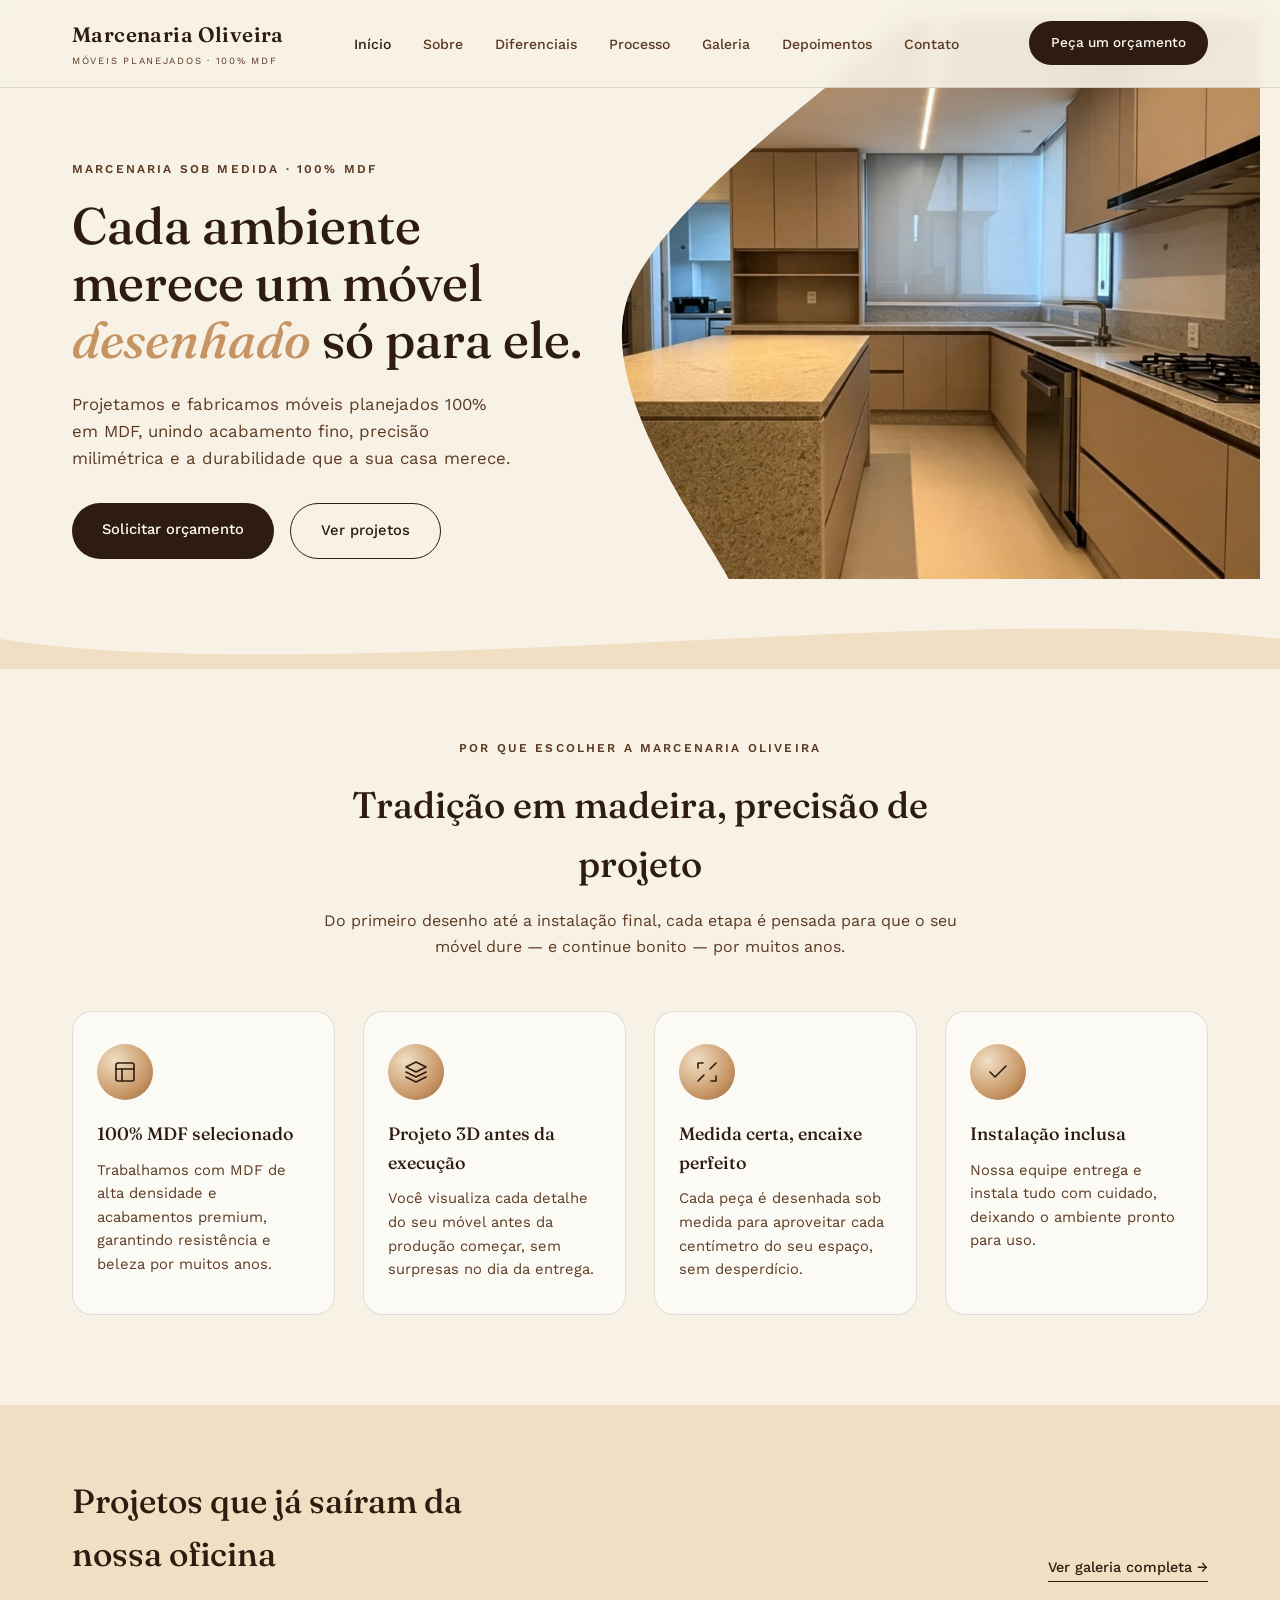
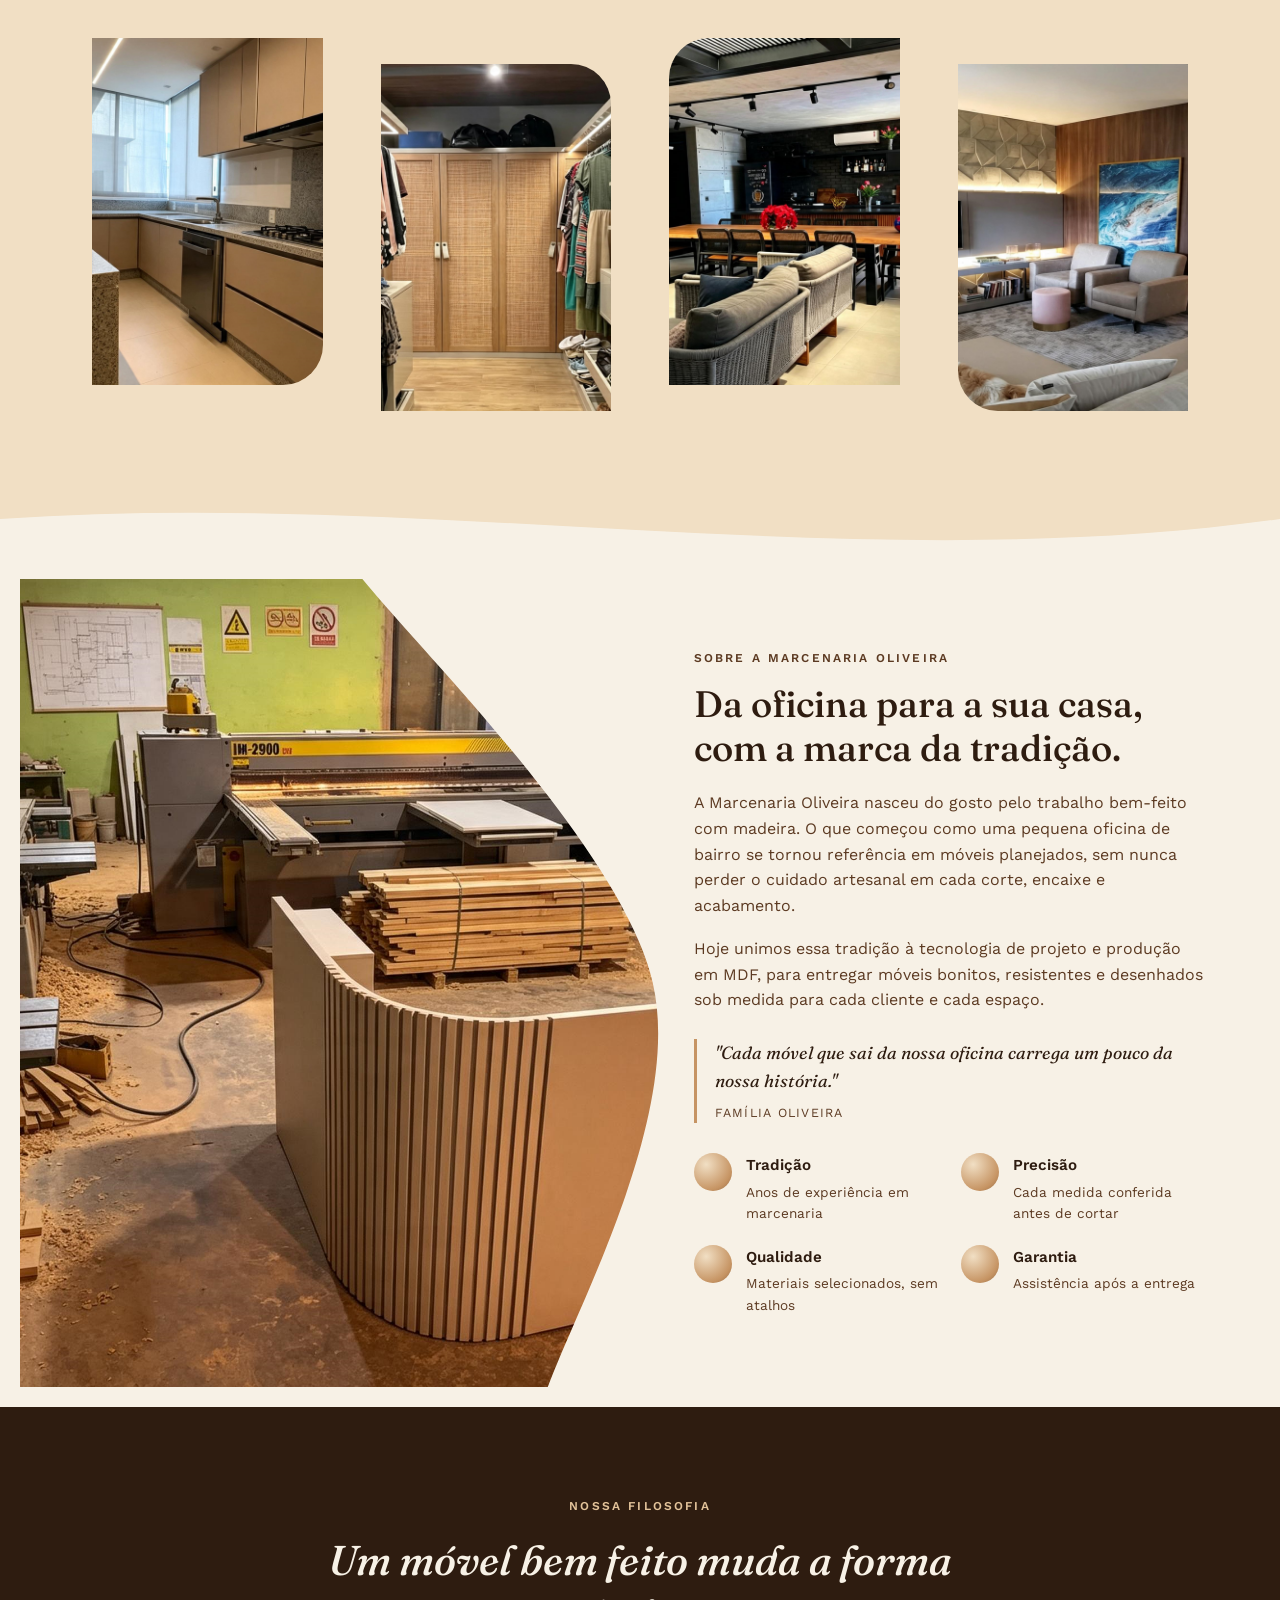
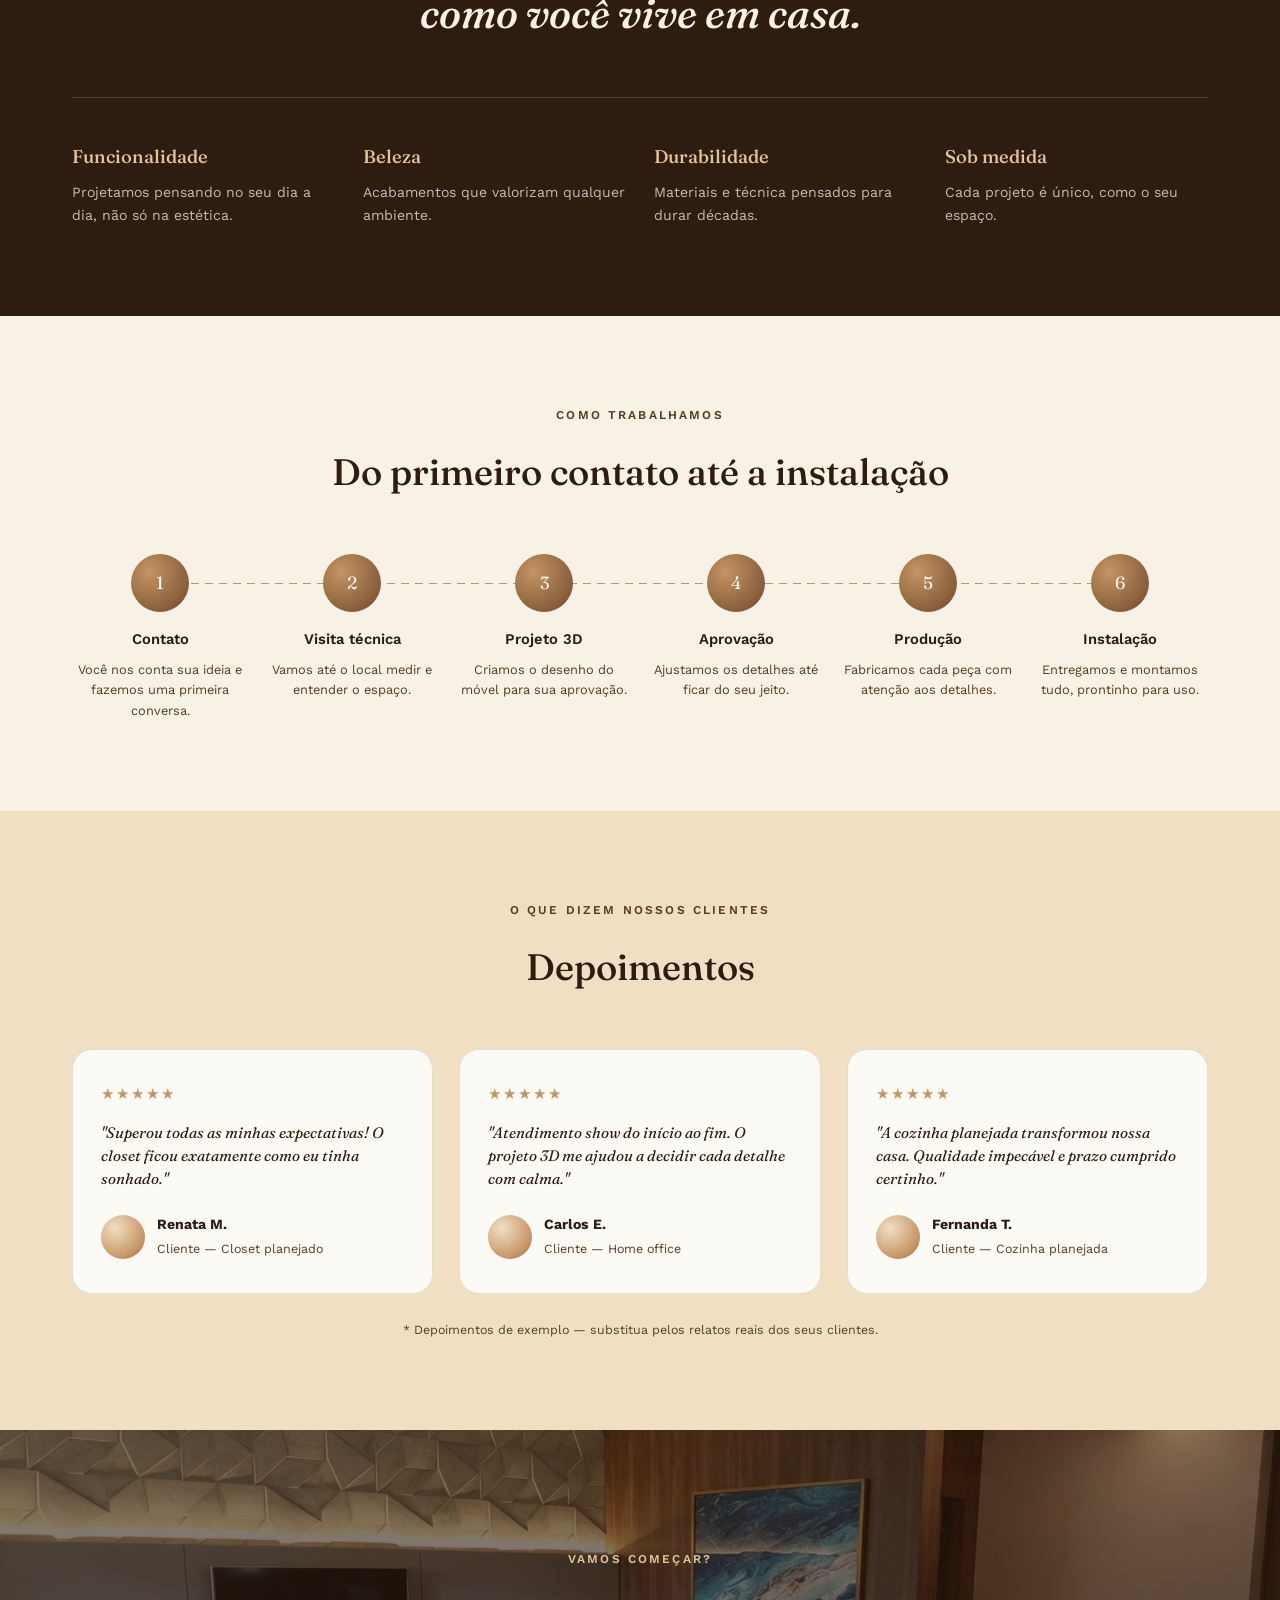
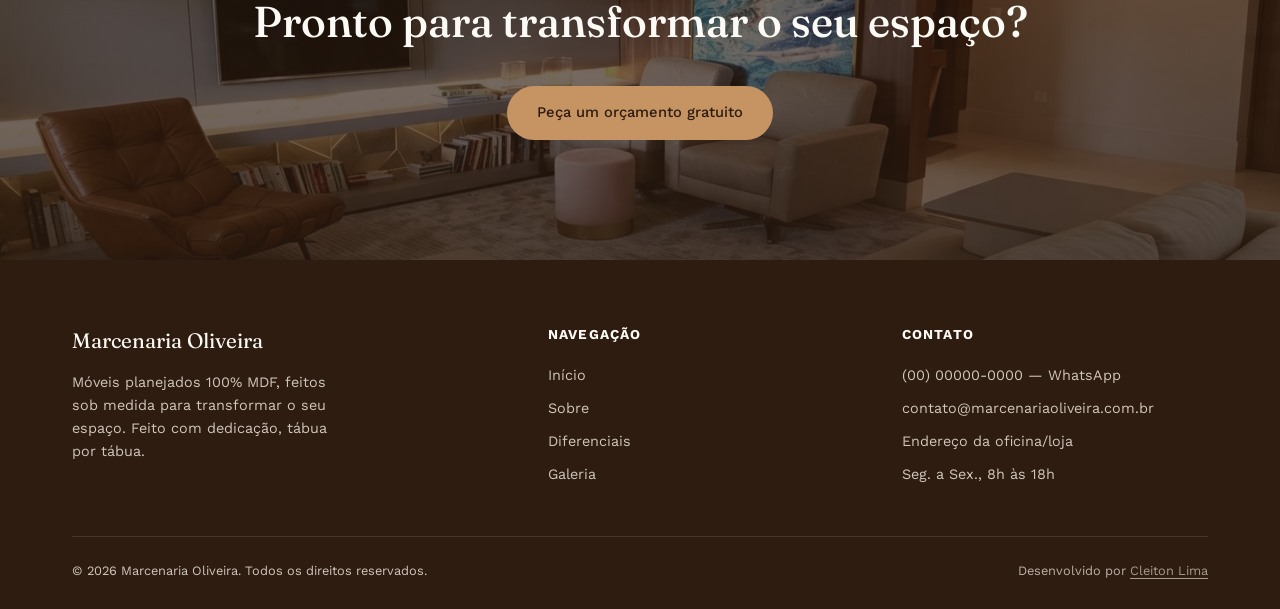
<file: index.html>
<!DOCTYPE html>
<html lang="pt-BR">
<head>
<meta charset="UTF-8">
<meta name="viewport" content="width=device-width, initial-scale=1.0">
<title>Marcenaria Oliveira — Móveis Planejados 100% MDF</title>
<link rel="preconnect" href="https://fonts.googleapis.com">
<link rel="preconnect" href="https://fonts.gstatic.com" crossorigin>
<link href="https://fonts.googleapis.com/css2?family=Fraunces:ital,opsz,wght@0,9..144,300;0,9..144,500;0,9..144,600;1,9..144,500&family=Work+Sans:wght@300;400;500;600&display=swap" rel="stylesheet">
<link rel="stylesheet" href="style.css">
</head>
<body>

<!-- Formato oculto usado para recortar a foto do hero e a foto da seção "Sobre".
     Por padrão é um RETÂNGULO normal (foto inteira aparece). O lado esquerdo
     de cada foto — o lado que fica perto do texto — pode virar uma curva
     usando os 3 números explicados no comentário logo abaixo. -->
<svg width="0" height="0" style="position:absolute;">
  <defs>
    <clipPath id="heroOrganicClip" clipPathUnits="objectBoundingBox">
      <path id="heroOrganicPath" d="M 0.0000,0.0000 L 1.0000,0.0000 L 1.0000,1.0000 L 0.0000,1.0000 Z" />
    </clipPath>
  </defs>
</svg>

<svg width="0" height="0" style="position:absolute;">
  <defs>
    <clipPath id="sobreOrganicClip" clipPathUnits="objectBoundingBox">
      <path id="sobreOrganicPath" d="M 1.0000,0.0000 L 0.0000,0.0000 L 0.0000,1.0000 L 1.0000,1.0000 Z" />
    </clipPath>
  </defs>
</svg>

<!--
  ===========================================================================
  CURVA NO LADO DA FOTO QUE FICA PERTO DO TEXTO (hero + seção Sobre juntos)
  ===========================================================================
  Por padrão as fotos ficam retangulares (os 3 números abaixo em 0.00).
  Pra criar uma curva nesse lado, é só aumentar um ou mais desses 3 números.
  Quanto maior o número, mais aquele trecho "come" da foto.

  - cimaX  -> o quanto entra no trecho de CIMA da foto
  - meioX  -> o quanto entra no trecho do MEIO da foto
  - baixoX -> o quanto entra no trecho de BAIXO da foto

  Valores costumam ficar bem entre 0.00 (reto) e 0.35 (curva bem fechada).
  Pode usar valores diferentes pra cima/meio/baixo pra desenhar qualquer
  curva (barriga, cintura, onda, etc.) — a curva sempre fica suave sozinha.

  Mude, salve e dê um refresh forçado (Ctrl+Shift+R) pra ver o efeito. Essa
  curva só aparece em telas acima de 900px de largura (abaixo disso o CSS
  troca por uma borda arredondada simples).
-->
<script>
(function () {
  // ============ AJUSTE AQUI (só estes 3 números) ============
  var cimaX  = 0.5490;
  var meioX  = 0.1500;
  var baixoX = 0.2950;
  // ============================================================

  function n(v) { return v.toFixed(4); }

  // Gera uma curva suave passando por 3 pontos (cima, meio, baixo) do lado
  // esquerdo, fechando o retângulo do lado direito (rightX).
  function edgePath(cimaX, meioX, baixoX, rightX) {
    var P0 = [cimaX, 0.0], P1 = [meioX, 0.5], P2 = [baixoX, 1.0];
    var cp1a = [P0[0] + (P1[0]-P0[0])/6, P0[1] + (P1[1]-P0[1])/6];
    var cp2a = [P1[0] - (P2[0]-P0[0])/6, P1[1] - (P2[1]-P0[1])/6];
    var cp1b = [P1[0] + (P2[0]-P0[0])/6, P1[1] + (P2[1]-P0[1])/6];
    var cp2b = [P2[0] - (P2[0]-P1[0])/6, P2[1] - (P2[1]-P1[1])/6];
    return [
      "M " + n(P0[0]) + "," + n(P0[1]),
      "C " + n(cp1a[0]) + "," + n(cp1a[1]) + " " + n(cp2a[0]) + "," + n(cp2a[1]) + " " + n(P1[0]) + "," + n(P1[1]),
      "C " + n(cp1b[0]) + "," + n(cp1b[1]) + " " + n(cp2b[0]) + "," + n(cp2b[1]) + " " + n(P2[0]) + "," + n(P2[1]),
      "L " + n(rightX) + ",1.0000",
      "L " + n(rightX) + ",0.0000",
      "Z"
    ].join(" ");
  }

  // hero: foto fica à direita, texto à esquerda -> curva "come" pelo lado x=0 (esquerda)
  var heroPath = edgePath(cimaX, meioX, baixoX, 1.0);

  // sobre: foto fica à esquerda, texto à direita -> é o espelho (1 - x), e fecha do lado x=0
  var sobrePath = edgePath(1 - cimaX, 1 - meioX, 1 - baixoX, 0.0);

  document.getElementById("heroOrganicPath").setAttribute("d", heroPath);
  document.getElementById("sobreOrganicPath").setAttribute("d", sobrePath);
})();
</script>

<!-- =========================== HEADER =========================== -->
<header>
  <div class="nav-wrap">
    <div class="logo">Marcenaria Oliveira<small>Móveis planejados · 100% MDF</small></div>
    <nav>
      <ul>
        <li><a href="#inicio" class="active">Início</a></li>
        <li><a href="#sobre">Sobre</a></li>
        <li><a href="#diferenciais">Diferenciais</a></li>
        <li><a href="#processo">Processo</a></li>
        <li><a href="galeria.html">Galeria</a></li>
        <li><a href="#depoimentos">Depoimentos</a></li>
        <li><a href="#contato">Contato</a></li>
      </ul>
    </nav>
    <a href="#contato" class="nav-cta">Peça um orçamento</a>
    <button class="burger" id="burgerBtn" aria-label="Abrir menu"><span></span><span></span><span></span></button>
  </div>
</header>

<!-- =========================== HERO =========================== -->
<section class="hero" id="inicio">
  <div class="container hero-grid">
    <div class="hero-text">
      <span class="eyebrow">Marcenaria sob medida · 100% MDF</span>
      <h1>Cada ambiente merece um móvel <em>desenhado</em> só para ele.</h1>
      <p class="lead">Projetamos e fabricamos móveis planejados 100% em MDF, unindo acabamento fino, precisão milimétrica e a durabilidade que a sua casa merece.</p>
      <div class="btn-row">
        <a href="#contato" class="btn btn-primary">Solicitar orçamento</a>
        <a href="galeria.html" class="btn btn-ghost">Ver projetos</a>
      </div>
    </div>
  </div>
  <div class="hero-photo">
    <img class="ph hero-photo-img" src="assets/cozinha1.png" alt="Ambiente planejado pela Marcenaria Oliveira">
  </div>
</section>

<div class="wave"><svg viewBox="0 0 1200 70" preserveAspectRatio="none"><path d="M0,40 C300,90 900,0 1200,40 L1200,70 L0,70 Z" fill="var(--honey-100)"/></svg></div>

<!-- =========================== DIFERENCIAIS =========================== -->
<section class="diferenciais" id="diferenciais">
  <div class="container">
    <div class="section-head">
      <span class="eyebrow">Por que escolher a Marcenaria Oliveira</span>
      <h2>Tradição em madeira, precisão de projeto</h2>
      <p>Do primeiro desenho até a instalação final, cada etapa é pensada para que o seu móvel dure — e continue bonito — por muitos anos.</p>
    </div>
    <div class="cards-grid">
      <div class="card">
        <div class="icon-circle"><svg viewBox="0 0 24 24" fill="none" stroke-width="1.6" stroke-linecap="round" stroke-linejoin="round"><rect x="3" y="3" width="18" height="18" rx="2"/><path d="M3 9h18M9 21V9"/></svg></div>
        <h3>100% MDF selecionado</h3>
        <p>Trabalhamos com MDF de alta densidade e acabamentos premium, garantindo resistência e beleza por muitos anos.</p>
      </div>
      <div class="card">
        <div class="icon-circle"><svg viewBox="0 0 24 24" fill="none" stroke-width="1.6" stroke-linecap="round" stroke-linejoin="round"><path d="M12 2L2 7l10 5 10-5-10-5z"/><path d="M2 17l10 5 10-5M2 12l10 5 10-5"/></svg></div>
        <h3>Projeto 3D antes da execução</h3>
        <p>Você visualiza cada detalhe do seu móvel antes da produção começar, sem surpresas no dia da entrega.</p>
      </div>
      <div class="card">
        <div class="icon-circle"><svg viewBox="0 0 24 24" fill="none" stroke-width="1.6" stroke-linecap="round" stroke-linejoin="round"><path d="M21 3l-6 6M3 21l6-6M8 3H3v5M21 16v5h-5"/></svg></div>
        <h3>Medida certa, encaixe perfeito</h3>
        <p>Cada peça é desenhada sob medida para aproveitar cada centímetro do seu espaço, sem desperdício.</p>
      </div>
      <div class="card">
        <div class="icon-circle"><svg viewBox="0 0 24 24" fill="none" stroke-width="1.6" stroke-linecap="round" stroke-linejoin="round"><path d="M20 6L9 17l-5-5"/></svg></div>
        <h3>Instalação inclusa</h3>
        <p>Nossa equipe entrega e instala tudo com cuidado, deixando o ambiente pronto para uso.</p>
      </div>
    </div>
  </div>
</section>

<!-- =========================== GALERIA TEASER =========================== -->
<section class="galeria-teaser">
  <div class="container">
    <div class="galeria-head">
      <h2>Projetos que já saíram da nossa oficina</h2>
      <a href="galeria.html" class="link-arrow">Ver galeria completa →</a>
    </div>
    <div class="galeria-row">
      <img class="ph" src="assets/cozinha2.png" alt="Cozinha planejada">
      <img class="ph" src="assets/closet1.png" alt="Closet planejado">
      <img class="ph" src="assets/sala2.png" alt="Home office planejado">
      <img class="ph" src="assets/sala1.png" alt="Sala de estar planejada">
    </div>
  </div>
</section>

<div class="wave"><svg viewBox="0 0 1200 70" preserveAspectRatio="none"><path d="M0,30 C400,0 800,90 1200,30 L1200,0 L0,0 Z" fill="var(--honey-100)"/></svg></div>

<!-- =========================== SOBRE / HISTÓRIA =========================== -->
<section class="sobre" id="sobre">
  <div class="sobre-photo">
    <img class="ph sobre-photo-img" src="assets/oficina_de_marcenaria.png" alt="Marceneiro(a) da Marcenaria Oliveira na oficina">
  </div>
  <div class="container sobre-grid">
    <div class="sobre-img-spacer"></div>
    <div class="sobre-text">
      <span class="eyebrow">Sobre a Marcenaria Oliveira</span>
      <h2>Da oficina para a sua casa, com a marca da tradição.</h2>
      <p>A Marcenaria Oliveira nasceu do gosto pelo trabalho bem-feito com madeira. O que começou como uma pequena oficina de bairro se tornou referência em móveis planejados, sem nunca perder o cuidado artesanal em cada corte, encaixe e acabamento.</p>
      <p>Hoje unimos essa tradição à tecnologia de projeto e produção em MDF, para entregar móveis bonitos, resistentes e desenhados sob medida para cada cliente e cada espaço.</p>
      <div class="quote">"Cada móvel que sai da nossa oficina carrega um pouco da nossa história."<small>Família Oliveira</small></div>
      <div class="valores">
        <div class="valor-item"><div class="valor-dot"></div><div><h4>Tradição</h4><p>Anos de experiência em marcenaria</p></div></div>
        <div class="valor-item"><div class="valor-dot"></div><div><h4>Precisão</h4><p>Cada medida conferida antes de cortar</p></div></div>
        <div class="valor-item"><div class="valor-dot"></div><div><h4>Qualidade</h4><p>Materiais selecionados, sem atalhos</p></div></div>
        <div class="valor-item"><div class="valor-dot"></div><div><h4>Garantia</h4><p>Assistência após a entrega</p></div></div>
      </div>
    </div>
  </div>
</section>

<!-- =========================== FILOSOFIA =========================== -->
<section class="filosofia">
  <div class="container">
    <span class="eyebrow" style="display:block;">Nossa filosofia</span>
    <h2>Um móvel bem feito muda a forma como você vive em casa.</h2>
    <div class="pilares">
      <div class="pilar"><h3>Funcionalidade</h3><p>Projetamos pensando no seu dia a dia, não só na estética.</p></div>
      <div class="pilar"><h3>Beleza</h3><p>Acabamentos que valorizam qualquer ambiente.</p></div>
      <div class="pilar"><h3>Durabilidade</h3><p>Materiais e técnica pensados para durar décadas.</p></div>
      <div class="pilar"><h3>Sob medida</h3><p>Cada projeto é único, como o seu espaço.</p></div>
    </div>
  </div>
</section>

<!-- =========================== PROCESSO =========================== -->
<section class="processo" id="processo">
  <div class="container">
    <div class="section-head">
      <span class="eyebrow">Como trabalhamos</span>
      <h2>Do primeiro contato até a instalação</h2>
    </div>
    <div class="steps">
      <div class="step"><div class="step-num">1</div><h4>Contato</h4><p>Você nos conta sua ideia e fazemos uma primeira conversa.</p></div>
      <div class="step"><div class="step-num">2</div><h4>Visita técnica</h4><p>Vamos até o local medir e entender o espaço.</p></div>
      <div class="step"><div class="step-num">3</div><h4>Projeto 3D</h4><p>Criamos o desenho do móvel para sua aprovação.</p></div>
      <div class="step"><div class="step-num">4</div><h4>Aprovação</h4><p>Ajustamos os detalhes até ficar do seu jeito.</p></div>
      <div class="step"><div class="step-num">5</div><h4>Produção</h4><p>Fabricamos cada peça com atenção aos detalhes.</p></div>
      <div class="step"><div class="step-num">6</div><h4>Instalação</h4><p>Entregamos e montamos tudo, prontinho para uso.</p></div>
    </div>
  </div>
</section>

<!-- =========================== DEPOIMENTOS =========================== -->
<section class="depoimentos" id="depoimentos">
  <div class="container">
    <div class="section-head">
      <span class="eyebrow">O que dizem nossos clientes</span>
      <h2>Depoimentos</h2>
    </div>
    <div class="testi-grid">
      <div class="testi-card">
        <div class="stars">★★★★★</div>
        <p class="text">"Superou todas as minhas expectativas! O closet ficou exatamente como eu tinha sonhado."</p>
        <div class="testi-author"><div class="avatar"></div><div><strong>Renata M.</strong><span>Cliente — Closet planejado</span></div></div>
      </div>
      <div class="testi-card">
        <div class="stars">★★★★★</div>
        <p class="text">"Atendimento show do início ao fim. O projeto 3D me ajudou a decidir cada detalhe com calma."</p>
        <div class="testi-author"><div class="avatar"></div><div><strong>Carlos E.</strong><span>Cliente — Home office</span></div></div>
      </div>
      <div class="testi-card">
        <div class="stars">★★★★★</div>
        <p class="text">"A cozinha planejada transformou nossa casa. Qualidade impecável e prazo cumprido certinho."</p>
        <div class="testi-author"><div class="avatar"></div><div><strong>Fernanda T.</strong><span>Cliente — Cozinha planejada</span></div></div>
      </div>
    </div>
    <p style="text-align:center; font-size:0.78rem; color:var(--walnut-700); margin-top:26px;">* Depoimentos de exemplo — substitua pelos relatos reais dos seus clientes.</p>
  </div>
</section>

<!-- =========================== CTA FINAL =========================== -->
<section class="cta-final">
  <div class="ph has-img" style="background-image:url('assets/sala1.png');"><span>Foto grande de fundo — móvel finalizado em ambiente real</span></div>
  <div class="container">
    <span class="eyebrow">Vamos começar?</span>
    <h2>Pronto para transformar o seu espaço?</h2>
    <a href="#contato" class="btn btn-primary">Peça um orçamento gratuito</a>
  </div>
</section>

<!-- =========================== CONTATO / FOOTER =========================== -->
<footer id="contato">
  <div class="container">
    <div class="footer-grid">
      <div>
        <div class="footer-logo">Marcenaria Oliveira</div>
        <p style="max-width:280px; font-size:0.9rem;">Móveis planejados 100% MDF, feitos sob medida para transformar o seu espaço. Feito com dedicação, tábua por tábua.</p>
      </div>
      <div>
        <h5>Navegação</h5>
        <ul>
          <li><a href="#inicio">Início</a></li>
          <li><a href="#sobre">Sobre</a></li>
          <li><a href="#diferenciais">Diferenciais</a></li>
          <li><a href="galeria.html">Galeria</a></li>
        </ul>
      </div>
      <div>
        <h5>Contato</h5>
        <ul>
          <li>(00) 00000-0000 — WhatsApp</li>
          <li>contato@marcenariaoliveira.com.br</li>
          <li>Endereço da oficina/loja</li>
          <li>Seg. a Sex., 8h às 18h</li>
        </ul>
      </div>
    </div>
    <div class="footer-bottom">
      <span>© 2026 Marcenaria Oliveira. Todos os direitos reservados.</span>
      <!-- Crédito do desenvolvedor -->
      <span class="credito-dev">
        Desenvolvido por
        <a href="https://github.com/cleiton141-ai" target="_blank" rel="noopener noreferrer">Cleiton Lima</a>
      </span>
    </div>
  </div>
</footer>

<script src="script.js"></script>
</body>
</html>
</file>
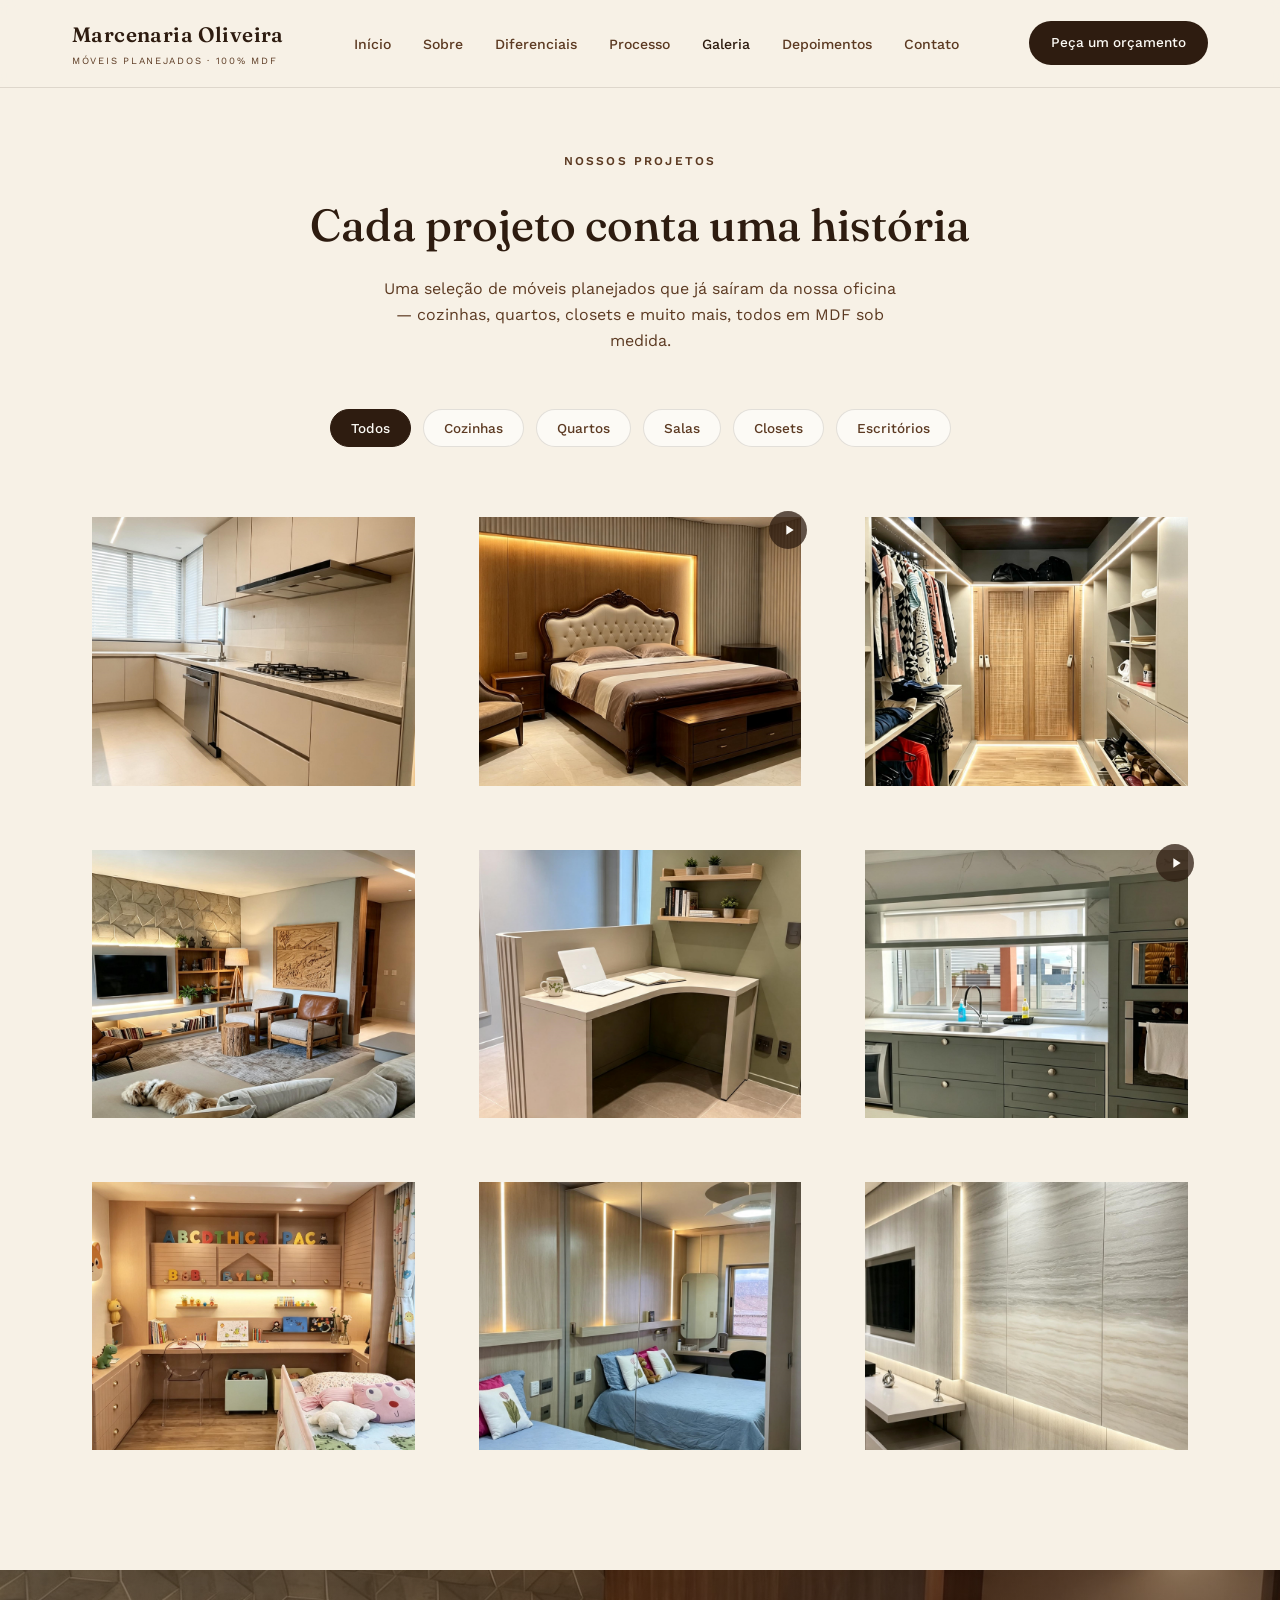
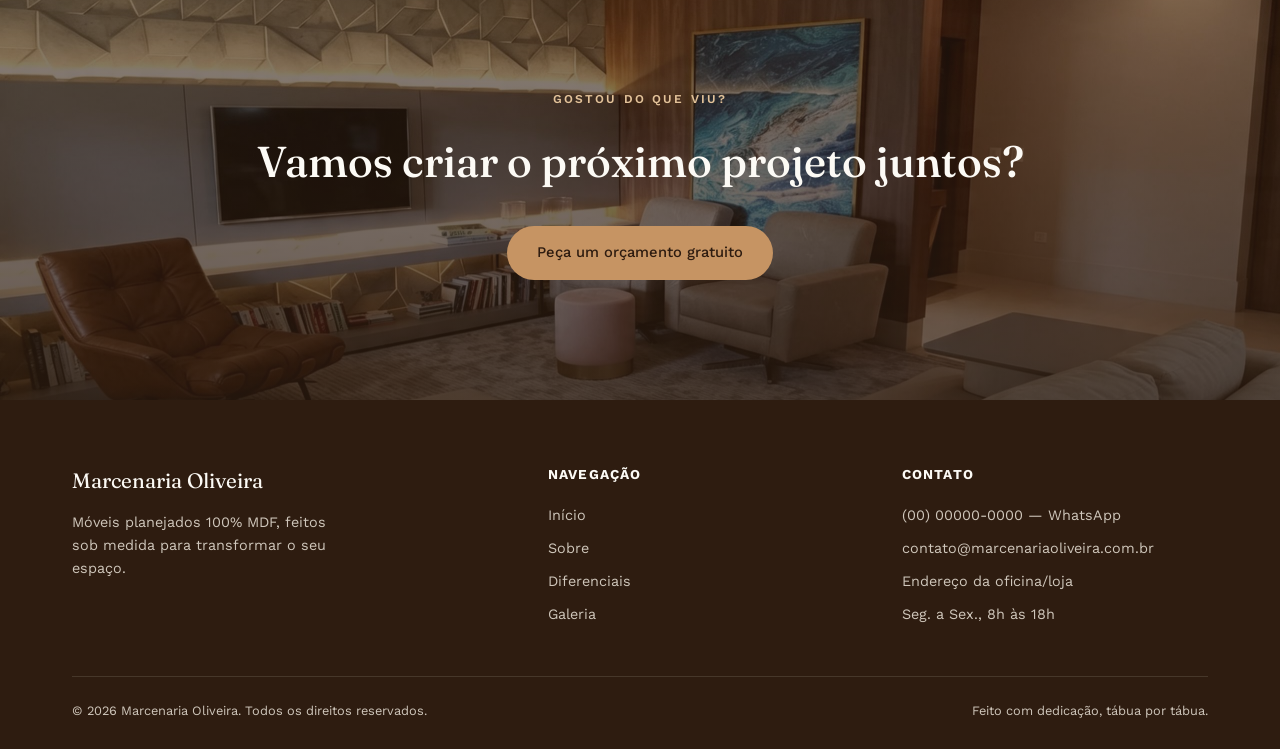
<file: galeria.html>
<!DOCTYPE html>
<html lang="pt-BR">
<head>
<meta charset="UTF-8">
<meta name="viewport" content="width=device-width, initial-scale=1.0">
<title>Galeria de Projetos — Marcenaria Oliveira</title>
<link rel="preconnect" href="https://fonts.googleapis.com">
<link rel="preconnect" href="https://fonts.gstatic.com" crossorigin>
<link href="https://fonts.googleapis.com/css2?family=Fraunces:ital,opsz,wght@0,9..144,300;0,9..144,500;0,9..144,600;1,9..144,500&family=Work+Sans:wght@300;400;500;600&display=swap" rel="stylesheet">
<link rel="stylesheet" href="style.css">
</head>
<body>

<!-- =========================== HEADER =========================== -->
<header>
  <div class="nav-wrap">
    <div class="logo">Marcenaria Oliveira<small>Móveis planejados · 100% MDF</small></div>
    <nav>
      <ul>
        <li><a href="index.html">Início</a></li>
        <li><a href="index.html#sobre">Sobre</a></li>
        <li><a href="index.html#diferenciais">Diferenciais</a></li>
        <li><a href="index.html#processo">Processo</a></li>
        <li><a href="galeria.html" class="active">Galeria</a></li>
        <li><a href="index.html#depoimentos">Depoimentos</a></li>
        <li><a href="index.html#contato">Contato</a></li>
      </ul>
    </nav>
    <a href="index.html#contato" class="nav-cta">Peça um orçamento</a>
    <button class="burger" id="burgerBtn" aria-label="Abrir menu"><span></span><span></span><span></span></button>
  </div>
</header>

<!-- =========================== HERO DA GALERIA =========================== -->
<section class="galeria-hero">
  <div class="container">
    <span class="eyebrow">Nossos projetos</span>
    <h1>Cada projeto conta uma história</h1>
    <p>Uma seleção de móveis planejados que já saíram da nossa oficina — cozinhas, quartos, closets e muito mais, todos em MDF sob medida.</p>
  </div>
</section>

<!-- =========================== FILTROS =========================== -->
<div class="container">
  <div class="filtros">
    <button class="filtro-btn active" data-categoria="todos">Todos</button>
    <button class="filtro-btn" data-categoria="cozinhas">Cozinhas</button>
    <button class="filtro-btn" data-categoria="quartos">Quartos</button>
    <button class="filtro-btn" data-categoria="salas">Salas</button>
    <button class="filtro-btn" data-categoria="closets">Closets</button>
    <button class="filtro-btn" data-categoria="escritorios">Escritórios</button>
  </div>
</div>

<!-- =========================== GRID DA GALERIA =========================== -->
<!--
  Para adicionar um novo projeto:
  1. Copie um bloco <div class="galeria-item"> inteiro
  2. Troque data-categoria (cozinhas | quartos | salas | closets | escritorios)
  3. Troque data-titulo, data-categoria-label e data-img pelo nome/foto do projeto
  4. Troque <img class="ph" src="..."> pela foto real do projeto
  5. Se o projeto tiver vídeo: mantenha o <div class="video-badge">, coloque o
     caminho do arquivo em data-video="assets/videos/nome-do-video.mp4" (coloque o
     arquivo .mp4 na pasta "assets/videos" ao lado de galeria.html). Ao clicar no
     card, o lightbox toca o vídeo em vez de mostrar a foto.
     Se não tiver vídeo, apague o data-video e o <div class="video-badge">.
-->
<div class="container">
  <div class="galeria-grid">

    <div class="galeria-item" data-categoria="cozinhas" data-titulo="Cozinha Planejada Amêndoa" data-categoria-label="Cozinha" data-img="assets/1_cozinha_planejada_amendoa.png">
      <img class="ph" src="assets/1_cozinha_planejada_amendoa.png" alt="Cozinha Planejada Amêndoa">
      <div class="item-overlay"><h4>Cozinha Planejada Amêndoa</h4><span>Cozinha</span></div>
    </div>

    <div class="galeria-item" data-categoria="quartos" data-titulo="Quarto Casal Nogueira" data-categoria-label="Quarto" data-img="assets/1_quarto_casal_nogueira.png" data-video="assets/videos/quarto-casal1.mp4">
      <img class="ph" src="assets/1_quarto_casal_nogueira.png" alt="Quarto Casal Nogueira">
      <div class="video-badge"><svg viewBox="0 0 24 24"><path d="M8 5v14l11-7z"/></svg></div>
      <div class="item-overlay"><h4>Quarto Casal Nogueira</h4><span>Quarto · com vídeo</span></div>
    </div>

    <div class="galeria-item" data-categoria="closets" data-titulo="Closet Ilha Central" data-categoria-label="Closet" data-img="assets/Closet_Ilha_Central.png">
      <img class="ph" src="assets/Closet_Ilha_Central.png" alt="Closet Ilha Central">
      <div class="item-overlay"><h4>Closet Ilha Central</h4><span>Closet</span></div>
    </div>

    <div class="galeria-item" data-categoria="salas" data-titulo="Sala de Estar Rústica" data-categoria-label="Sala" data-img="assets/Sala_de_Estar_Rústica.png">
      <img class="ph" src="assets/Sala_de_Estar_Rústica.png" alt="Sala de Estar Rústica">
      <div class="item-overlay"><h4>Sala de Estar Rústica</h4><span>Sala</span></div>
    </div>

    <div class="galeria-item" data-categoria="escritorios" data-titulo="Home Office Compacto" data-categoria-label="Escritório" data-img="assets/Home_Office_Compacto.png">
      <img class="ph" src="assets/Home_Office_Compacto.png" alt="Home Office Compacto">
      <div class="item-overlay"><h4>Home Office Compacto</h4><span>Escritório</span></div>
    </div>

    <div class="galeria-item" data-categoria="cozinhas" data-titulo="Cozinha Integrada Preto Fosco" data-categoria-label="Cozinha" data-img="assets/Cozinha_Integrada.png" data-video="assets/videos/cozinha1.mp4">
      <img class="ph" src="assets/Cozinha_Integrada.png" alt="Cozinha Integrada Preto Fosco">
      <div class="video-badge"><svg viewBox="0 0 24 24"><path d="M8 5v14l11-7z"/></svg></div>
      <div class="item-overlay"><h4>Cozinha Integrada </h4><span>Cozinha · com vídeo</span></div>
    </div>

    <div class="galeria-item" data-categoria="quartos" data-titulo="Quarto Infantil Divertido" data-categoria-label="Quarto" data-img="assets/Quarto_Infantil_Divertido.png">
      <img class="ph" src="assets/Quarto_Infantil_Divertido.png" alt="Quarto Infantil Divertido">
      <div class="item-overlay"><h4>Quarto Infantil Divertido</h4><span>Quarto</span></div>
    </div>

    <div class="galeria-item" data-categoria="closets" data-titulo="Closet Compacto Casal" data-categoria-label="Closet" data-img="assets/closet3.png">
      <img class="ph" src="assets/closet3.png" alt="Closet Compacto Casal">
      <div class="item-overlay"><h4>Closet Compacto Casal</h4><span>Closet</span></div>
    </div>

    <div class="galeria-item" data-categoria="salas" data-titulo="Home Theater Painel Ripado" data-categoria-label="Sala" data-img="assets/Home_Theater_Painel_Ripado.png">
      <img class="ph" src="assets/Home_Theater_Painel_Ripado.png" alt="Home Theater Painel Ripado">
      <div class="item-overlay"><h4>Home Theater Painel Ripado</h4><span>Sala</span></div>
    </div>

  </div>
</div>

<!-- =========================== CTA FINAL =========================== -->
<section class="cta-final">
  <div class="ph has-img" style="background-image:url('assets/sala1.png');"><span>Foto grande de fundo — móvel finalizado em ambiente real</span></div>
  <div class="container">
    <span class="eyebrow">Gostou do que viu?</span>
    <h2>Vamos criar o próximo projeto juntos?</h2>
    <a href="index.html#contato" class="btn btn-primary">Peça um orçamento gratuito</a>
  </div>
</section>

<!-- =========================== LIGHTBOX =========================== -->
<div class="lightbox" id="lightbox">
  <div class="lightbox-content">
    <button class="lightbox-close" aria-label="Fechar">✕</button>
    <button class="lightbox-prev" aria-label="Anterior">‹</button>
    <button class="lightbox-next" aria-label="Próximo">›</button>
    <div class="ph has-img" id="lightboxImg"><span>Foto grande</span></div>
    <video id="lightboxVideo" controls></video>
    <div class="lightbox-caption">
      <strong id="lightboxTitle">Título do projeto</strong>
      <span id="lightboxCategoria">Categoria</span>
    </div>
  </div>
</div>

<!-- =========================== FOOTER =========================== -->
<footer id="contato">
  <div class="container">
    <div class="footer-grid">
      <div>
        <div class="footer-logo">Marcenaria Oliveira</div>
        <p style="max-width:280px; font-size:0.9rem;">Móveis planejados 100% MDF, feitos sob medida para transformar o seu espaço.</p>
      </div>
      <div>
        <h5>Navegação</h5>
        <ul>
          <li><a href="index.html">Início</a></li>
          <li><a href="index.html#sobre">Sobre</a></li>
          <li><a href="index.html#diferenciais">Diferenciais</a></li>
          <li><a href="galeria.html">Galeria</a></li>
        </ul>
      </div>
      <div>
        <h5>Contato</h5>
        <ul>
          <li>(00) 00000-0000 — WhatsApp</li>
          <li>contato@marcenariaoliveira.com.br</li>
          <li>Endereço da oficina/loja</li>
          <li>Seg. a Sex., 8h às 18h</li>
        </ul>
      </div>
    </div>
    <div class="footer-bottom">
      <span>© 2026 Marcenaria Oliveira. Todos os direitos reservados.</span>
      <span>Feito com dedicação, tábua por tábua.</span>
    </div>
  </div>
</footer>

<script src="script.js"></script>
<script src="galeria.js"></script>
</body>
</html>
</file>
<file: style.css>
/* =========================================================
   MARCENARIA OLIVEIRA — estilos compartilhados
   Paleta e tokens de design
   ========================================================= */
:root{
  --cream: #F7F1E6;
  --cream-soft: #FCFAF5;
  --walnut-900: #2E1C10;
  --walnut-700: #5C3A22;
  --walnut-600: #7A4E2B;
  --honey-500: #C69463;
  --honey-300: #E3C39A;
  --honey-100: #F1DFC4;
  --line: rgba(46,28,16,0.12);

  --font-display: 'Fraunces', serif;
  --font-body: 'Work Sans', sans-serif;

  --max-w: 1200px;
}

*{ margin:0; padding:0; box-sizing:border-box; }
html{ scroll-behavior:smooth; }
body{
  font-family: var(--font-body);
  background: var(--cream);
  color: var(--walnut-900);
  line-height:1.6;
  -webkit-font-smoothing: antialiased;
  overflow-x:hidden;
}
img, .ph{ max-width:100%; display:block; }
a{ color:inherit; text-decoration:none; }
ul{ list-style:none; }
.container{ max-width: var(--max-w); margin:0 auto; padding:0 32px; }
section{ position:relative; }

/* ---- Placeholder de imagem (onde entram as fotos reais) ---- */
.ph{
  background:
    repeating-linear-gradient(135deg, rgba(46,28,16,0.05) 0 2px, transparent 2px 14px),
    linear-gradient(160deg, var(--honey-100), var(--honey-500) 55%, var(--walnut-700) 130%);
  border: 2px dashed rgba(46,28,16,0.35);
  display:flex; align-items:center; justify-content:center;
  text-align:center; color: var(--walnut-900);
  font-family: var(--font-body); font-size:0.85rem; font-weight:500;
  letter-spacing:.02em;
  padding: 20px;
}
.ph span{
  background: rgba(252,250,245,0.85);
  padding:8px 14px; border-radius:100px;
}

/* ---- Quando o placeholder vira foto de verdade ----
   Tag <img class="ph ..."> : a foto entra normal, cobrindo a área
   e mantendo as bordas arredondadas/orgânicas de cada seção. */
img.ph{
  object-fit: cover;
  object-position: center;
  width: 100%; height: 100%;
  border: none;
  background: none;
}
/* Divs de fundo (ex: banner do CTA, lightbox) que recebem a foto
   via background-image inline: adicione a classe "has-img" junto
   com "ph" para tirar a borda tracejada e o texto do placeholder. */
.ph.has-img{
  border: none;
  background-size: cover;
  background-position: center;
}
.ph.has-img span{ display:none; }

/* ---- Blob decorativo em anéis de madeira (elemento-assinatura) ---- */
.wood-rings{
  position:absolute; border-radius:50%;
  background: repeating-radial-gradient(circle at 50% 50%,
    var(--honey-300) 0 14px,
    var(--honey-500) 14px 26px,
    var(--walnut-600) 26px 34px,
    var(--honey-300) 34px 46px);
  opacity:0.55;
  filter: blur(0.3px);
  z-index:0;
}

/* ---- Divisores orgânicos entre seções ---- */
.wave{ display:block; width:100%; line-height:0; }
.wave svg{ width:100%; height:70px; display:block; }

/* =========================== HEADER =========================== */
header{
  position:sticky; top:0; z-index:50;
  background: rgba(247,241,230,0.9);
  backdrop-filter: blur(8px);
  border-bottom:1px solid var(--line);
}
.nav-wrap{
  max-width: var(--max-w); margin:0 auto; padding: 18px 32px;
  display:flex; align-items:center; justify-content:space-between;
}
.logo{ font-family: var(--font-display); font-weight:600; font-size:1.3rem; letter-spacing:.02em; color:var(--walnut-900); }
.logo small{ display:block; font-family:var(--font-body); font-weight:400; font-size:0.6rem; letter-spacing:.18em; color:var(--walnut-700); text-transform:uppercase; margin-top:2px; }
nav ul{ display:flex; gap:32px; }
nav a{ font-size:0.88rem; font-weight:500; color:var(--walnut-700); transition:color .2s; }
nav a:hover, nav a.active{ color:var(--walnut-900); }
.nav-cta{
  background: var(--walnut-900); color:var(--cream-soft);
  padding:11px 22px; border-radius:100px; font-size:0.85rem; font-weight:500;
  white-space:nowrap;
}
.burger{ display:none; flex-direction:column; gap:5px; cursor:pointer; background:none; border:none; }
.burger span{ width:24px; height:2px; background:var(--walnut-900); display:block; }

/* =========================== HERO (institucional) =========================== */
:root{ --header-h: 88px; }
.hero{ padding: 72px 0 40px; overflow:visible; position:relative; }
.hero-grid{
  display:grid; grid-template-columns: 1fr 1.1fr; gap:56px; align-items:center;
  position:relative; z-index:1; /* fica acima da foto, que corre por baixo */
}
.eyebrow{
  font-size:0.75rem; letter-spacing:.18em; text-transform:uppercase;
  color:var(--walnut-700); font-weight:600; margin-bottom:18px; display:block;
}
.hero h1{
  font-family: var(--font-display); font-weight:500; font-size: clamp(2.3rem, 4vw, 3.4rem);
  line-height:1.12; color:var(--walnut-900); margin-bottom:22px;
}
.hero h1 em{ font-style:italic; font-weight:500; color: var(--honey-500); }
.hero p.lead{ font-size:1.05rem; color: var(--walnut-700); max-width: 440px; margin-bottom:32px; }
.btn-row{ display:flex; gap:16px; flex-wrap:wrap; }
.btn{
  display:inline-block; padding:15px 30px; border-radius:100px; font-weight:500; font-size:0.92rem;
  transition: transform .2s, box-shadow .2s; border:none; cursor:pointer; font-family:var(--font-body);
}
.btn-primary{ background: var(--walnut-900); color:var(--cream-soft); }
.btn-primary:hover{ transform: translateY(-2px); box-shadow: 0 10px 24px rgba(46,28,16,0.25); }
.btn-ghost{ border:1.5px solid var(--walnut-900); color:var(--walnut-900); background:transparent; }
.btn-ghost:hover{ background:var(--walnut-900); color:var(--cream-soft); }

/* Foto solta do hero: encosta nas bordas direita/baixo da seção e "sobe" por trás
   do cabeçalho, sem alterar o header nem o texto (que fica em .hero-grid, por cima, z-index:1) */
.hero-photo{
  position:absolute;
  top: calc(-1 * var(--header-h));
  right:0;
  bottom:0;
  width: min(1180px, 60vw);
  z-index:0;
  pointer-events:none;
}
.hero-photo-img{
  width:100%; height:100%;
  clip-path: url(#heroOrganicClip);
  border-radius:0;
}

/* =========================== FEATURED / DIFERENCIAIS =========================== */
.diferenciais{ padding: 70px 0 90px; }
.section-head{ text-align:center; max-width:640px; margin:0 auto 52px; }
.section-head h2{ font-family:var(--font-display); font-weight:500; font-size: clamp(1.7rem, 3vw, 2.3rem); margin-top:10px; }
.section-head p{ color:var(--walnut-700); margin-top:14px; }

.cards-grid{ display:grid; grid-template-columns: repeat(4, 1fr); gap:28px; }
.card{
  background: var(--cream-soft); border:1px solid var(--line);
  border-radius:20px; padding:32px 24px; text-align:left;
}
.icon-circle{
  width:56px; height:56px; border-radius:50%; margin-bottom:20px;
  background: radial-gradient(circle at 32% 30%, var(--honey-100), var(--honey-500) 65%, var(--walnut-700) 130%);
  display:flex; align-items:center; justify-content:center;
}
.icon-circle svg{ width:24px; height:24px; stroke: var(--walnut-900); }
.card h3{ font-family:var(--font-display); font-size:1.12rem; font-weight:500; margin-bottom:10px; }
.card p{ font-size:0.92rem; color: var(--walnut-700); }

/* =========================== GALERIA TEASER (institucional) =========================== */
.galeria-teaser{ background: var(--honey-100); padding:70px 0 84px; }
.galeria-head{ display:flex; justify-content:space-between; align-items:flex-end; margin-bottom:36px; flex-wrap:wrap; gap:20px; }
.galeria-head h2{ font-family:var(--font-display); font-weight:500; font-size:clamp(1.6rem,3vw,2.1rem); max-width:420px; }
.galeria-row{ display:grid; grid-template-columns: repeat(4, 1fr); gap:18px; }
.galeria-row .ph{ aspect-ratio: 3/4; border-radius: 16px 16px 60px 16px; font-size:0.75rem; }
.galeria-row .ph:nth-child(2){ border-radius: 16px 60px 16px 16px; margin-top:26px; }
.galeria-row .ph:nth-child(3){ border-radius: 60px 16px 16px 16px; }
.galeria-row .ph:nth-child(4){ border-radius: 16px 16px 16px 60px; margin-top:26px; }
.link-arrow{ font-weight:500; font-size:0.9rem; border-bottom:1.5px solid var(--walnut-900); padding-bottom:2px; white-space:nowrap; }

/* =========================== SOBRE / HISTÓRIA =========================== */
.sobre{ padding: 90px 0; position:relative; }
.sobre-grid{
  display:grid; grid-template-columns: 1.1fr 1fr; gap:56px; align-items:center;
  position:relative; z-index:1; /* fica acima da foto, que corre por baixo */
}
.sobre-img-spacer{ /* div vazia: só reserva a largura da coluna da foto no grid */ }

/* Foto solta da seção Sobre: MESMO esquema da foto do hero, só espelhada
   (aqui ela encosta na borda ESQUERDA da tela, em vez da direita) */
.sobre-photo{
  position:absolute;
  top:0;
  left:0;
  bottom:0;
  width: min(1180px, 60vw);
  z-index:0;
  pointer-events:none;
}
.sobre-photo-img{
  width:100%; height:100%;
  clip-path: url(#sobreOrganicClip);
  border-radius:0;
}

.sobre-text .eyebrow{ margin-bottom:14px; }
.sobre-text h2{ font-family:var(--font-display); font-weight:500; font-size:clamp(1.7rem,3vw,2.3rem); margin-bottom:20px; line-height:1.2; }
.sobre-text p{ color:var(--walnut-700); margin-bottom:18px; max-width:520px; }
.quote{
  font-family: var(--font-display); font-style:italic; font-size:1.1rem;
  color:var(--walnut-900); border-left:3px solid var(--honey-500); padding-left:18px; margin:26px 0;
}
.quote small{ display:block; font-family:var(--font-body); font-style:normal; font-size:0.78rem; letter-spacing:.1em; text-transform:uppercase; color:var(--walnut-700); margin-top:8px; }
.valores{ display:grid; grid-template-columns: repeat(2,1fr); gap:20px; margin-top:30px; }
.valor-item{ display:flex; gap:14px; align-items:flex-start; }
.valor-dot{ width:38px; height:38px; min-width:38px; border-radius:50%; background: radial-gradient(circle at 32% 30%, var(--honey-100), var(--honey-500) 70%, var(--walnut-700) 130%); }
.valor-item h4{ font-size:0.95rem; font-weight:600; margin-bottom:4px; }
.valor-item p{ font-size:0.85rem; color:var(--walnut-700); margin:0; }

/* =========================== FILOSOFIA (faixa escura) =========================== */
.filosofia{ background: var(--walnut-900); color: var(--cream); padding: 90px 0; }
.filosofia .eyebrow{ color: var(--honey-300); text-align:center; }
.filosofia h2{
  font-family:var(--font-display); font-weight:500; font-style:italic;
  font-size:clamp(1.8rem,3.4vw,2.6rem); text-align:center; max-width:720px; margin:14px auto 56px; line-height:1.28;
}
.pilares{ display:grid; grid-template-columns: repeat(4,1fr); gap:28px; border-top:1px solid rgba(247,241,230,0.15); padding-top:44px; }
.pilar h3{ font-family:var(--font-display); font-size:1.15rem; font-weight:500; margin-bottom:10px; color:var(--honey-300); }
.pilar p{ font-size:0.88rem; color: rgba(247,241,230,0.75); }

/* =========================== PROCESSO =========================== */
.processo{ padding:90px 0; }
.steps{ display:grid; grid-template-columns: repeat(6,1fr); gap:16px; margin-top:50px; position:relative; }
.steps::before{
  content:''; position:absolute; top:29px; left:8%; right:8%; height:1px;
  background: repeating-linear-gradient(to right, var(--honey-500) 0 8px, transparent 8px 14px);
  z-index:0;
}
.step{ text-align:center; position:relative; z-index:1; }
.step-num{
  width:58px; height:58px; border-radius:50%; margin:0 auto 16px;
  display:flex; align-items:center; justify-content:center;
  font-family:var(--font-display); font-size:1.1rem; color:var(--cream-soft);
  background: radial-gradient(circle at 32% 30%, var(--honey-500), var(--walnut-700) 120%);
}
.step h4{ font-size:0.92rem; font-weight:600; margin-bottom:8px; }
.step p{ font-size:0.8rem; color:var(--walnut-700); }

/* =========================== DEPOIMENTOS =========================== */
.depoimentos{ background: var(--honey-100); padding:90px 0; }
.testi-grid{ display:grid; grid-template-columns: repeat(3,1fr); gap:26px; margin-top:50px; }
.testi-card{ background: var(--cream-soft); border-radius:20px; padding:32px 28px; border:1px solid var(--line); }
.stars{ color: var(--honey-500); font-size:0.95rem; letter-spacing:2px; margin-bottom:16px; }
.testi-card p.text{ font-size:0.95rem; color:var(--walnut-900); margin-bottom:22px; font-family:var(--font-display); font-style:italic; line-height:1.5; }
.testi-author{ display:flex; align-items:center; gap:12px; }
.avatar{ width:44px; height:44px; border-radius:50%; background: radial-gradient(circle at 32% 30%, var(--honey-100), var(--honey-500) 70%, var(--walnut-700) 130%); }
.testi-author strong{ font-size:0.88rem; display:block; }
.testi-author span{ font-size:0.78rem; color:var(--walnut-700); }

/* =========================== CTA FINAL =========================== */
.cta-final{ position:relative; padding:120px 0; overflow:hidden; }
.cta-final .ph{ position:absolute; inset:0; border-radius:0; border:none; }
.cta-final::after{ content:''; position:absolute; inset:0; background: linear-gradient(180deg, rgba(46,28,16,0.55), rgba(46,28,16,0.75)); }
.cta-final .container{ position:relative; z-index:2; text-align:center; }
.cta-final .eyebrow{ color: var(--honey-300); }
.cta-final h2{ font-family:var(--font-display); font-weight:500; color:var(--cream-soft); font-size:clamp(1.8rem,3.6vw,2.7rem); margin: 14px 0 30px; }
.cta-final .btn-primary{ background: var(--honey-500); color:var(--walnut-900); }

/* =========================== FOOTER =========================== */
footer{ background: var(--walnut-900); color: rgba(247,241,230,0.8); padding: 64px 0 28px; }
.footer-grid{ display:grid; grid-template-columns: 1.4fr 1fr 1fr; gap:48px; padding-bottom:40px; border-bottom:1px solid rgba(247,241,230,0.12); }
.footer-logo{ font-family:var(--font-display); font-size:1.3rem; color:var(--cream-soft); margin-bottom:14px; }
footer h5{ color:var(--cream-soft); font-size:0.85rem; letter-spacing:.08em; text-transform:uppercase; margin-bottom:18px; }
footer li{ margin-bottom:10px; font-size:0.9rem; }
footer a:hover{ color:var(--honey-300); }
.footer-bottom{ display:flex; justify-content:space-between; padding-top:24px; font-size:0.8rem; flex-wrap:wrap; gap:10px; }

/* Crédito do desenvolvedor */
.credito-dev{ color: rgba(247,241,230,0.7); }
.credito-dev a{
  color: rgba(247,241,230,0.7);
  text-decoration: none;
  border-bottom: 1px solid currentColor;
  opacity: .85;
  transition: color .3s, opacity .3s;
}
.credito-dev a:hover{ color: var(--honey-300); opacity: 1; }

/* =========================== PÁGINA DA GALERIA =========================== */
.galeria-hero{ padding:64px 0 20px; text-align:center; }
.galeria-hero h1{ font-family:var(--font-display); font-weight:500; font-size:clamp(2rem,3.6vw,2.8rem); margin:10px 0 16px; }
.galeria-hero p{ color:var(--walnut-700); max-width:520px; margin:0 auto; }

.filtros{ display:flex; justify-content:center; flex-wrap:wrap; gap:12px; padding:36px 0 10px; }
.filtro-btn{
  font-family:var(--font-body); font-size:0.85rem; font-weight:500; padding:10px 20px;
  border-radius:100px; border:1.5px solid var(--line); background:var(--cream-soft);
  color:var(--walnut-700); cursor:pointer; transition:.2s;
}
.filtro-btn:hover{ border-color:var(--honey-500); }
.filtro-btn.active{ background:var(--walnut-900); color:var(--cream-soft); border-color:var(--walnut-900); }

.galeria-grid{
  display:grid; grid-template-columns:repeat(3,1fr); gap:24px;
  padding:40px 0 100px;
}
.galeria-item{
  position:relative; border-radius:18px; overflow:hidden; cursor:pointer;
  aspect-ratio: 4/3.4; transition: transform .3s;
}
.galeria-item:hover{ transform: translateY(-4px); }
.galeria-item .ph{ position:absolute; inset:0; border-radius:18px; }
.item-overlay{
  position:absolute; inset:0; z-index:2;
  background: linear-gradient(180deg, rgba(46,28,16,0) 40%, rgba(46,28,16,0.82) 100%);
  display:flex; flex-direction:column; justify-content:flex-end; padding:20px;
  opacity:0; transition:opacity .25s;
}
.galeria-item:hover .item-overlay{ opacity:1; }
.item-overlay h4{ color:var(--cream-soft); font-family:var(--font-display); font-size:1.05rem; font-weight:500; }
.item-overlay span{ color: var(--honey-300); font-size:0.78rem; letter-spacing:.06em; text-transform:uppercase; }
.video-badge{
  position:absolute; top:14px; right:14px; z-index:3;
  width:38px; height:38px; border-radius:50%;
  background: rgba(46,28,16,0.75); display:flex; align-items:center; justify-content:center;
}
.video-badge svg{ width:16px; height:16px; fill:var(--cream-soft); margin-left:2px; }

/* ---- Lightbox ---- */
.lightbox{
  position:fixed; inset:0; z-index:200; background:rgba(46,28,16,0.94);
  display:none; align-items:center; justify-content:center; padding:40px;
}
.lightbox.open{ display:flex; }
.lightbox-content{ position:relative; max-width:900px; width:100%; }
.lightbox .ph{ aspect-ratio:16/10; border-radius:16px; }
#lightboxVideo{
  display:none; width:100%; aspect-ratio:16/10;
  border-radius:16px; background:#000;
}
.lightbox-caption{ text-align:center; color:var(--cream-soft); margin-top:18px; }
.lightbox-caption span{ display:block; color:var(--honey-300); font-size:0.78rem; letter-spacing:.08em; text-transform:uppercase; margin-top:4px; }
.lightbox-close, .lightbox-prev, .lightbox-next{
  position:absolute; background:rgba(247,241,230,0.12); border:none; color:var(--cream-soft);
  width:44px; height:44px; border-radius:50%; cursor:pointer; font-size:1.3rem;
  display:flex; align-items:center; justify-content:center; transition:.2s;
}
.lightbox-close:hover, .lightbox-prev:hover, .lightbox-next:hover{ background:rgba(247,241,230,0.25); }
.lightbox-close{ top:-56px; right:0; }
.lightbox-prev{ left:-56px; top:50%; transform:translateY(-50%); }
.lightbox-next{ right:-56px; top:50%; transform:translateY(-50%); }

/* =========================== RESPONSIVO =========================== */
@media (max-width: 900px){
  nav, .nav-cta{ display:none; }
  .burger{ display:flex; }
  .hero{ display:flex; flex-direction:column; }
  .hero-grid{ grid-template-columns:1fr; }
  .sobre{ display:flex; flex-direction:column; }
  .sobre-grid{ grid-template-columns:1fr; }
  .sobre-img-spacer{ display:none; }
  .hero-photo{
    order:-1; position:static; width:100%; height:320px;
    margin-bottom:32px; pointer-events:auto;
  }
  .hero-photo-img{ clip-path:none; border-radius:24px; }
  .sobre-photo{
    order:-1; position:static; width:100%; height:320px;
    margin-bottom:32px; pointer-events:auto;
  }
  .sobre-photo-img{ clip-path:none; border-radius:24px; }
  .cards-grid{ grid-template-columns: repeat(2,1fr); }
  .galeria-row{ grid-template-columns: repeat(2,1fr); }
  .galeria-grid{ grid-template-columns:repeat(2,1fr); }
  .pilares{ grid-template-columns: repeat(2,1fr); }
  .steps{ grid-template-columns: repeat(3,1fr); row-gap:36px; }
  .steps::before{ display:none; }
  .testi-grid{ grid-template-columns:1fr; }
  .footer-grid{ grid-template-columns:1fr; gap:32px; }
  .lightbox-prev{ left:0; } .lightbox-next{ right:0; } .lightbox-close{ top:-48px; right:0; }
}
@media (max-width:520px){
  .cards-grid, .galeria-row{ grid-template-columns:1fr; }
  .galeria-grid{ grid-template-columns:1fr; }
  .steps{ grid-template-columns: repeat(2,1fr); }
}
@media (prefers-reduced-motion: reduce){
  html{ scroll-behavior:auto; }
  *{ transition:none !important; animation:none !important; }
}
</file>
